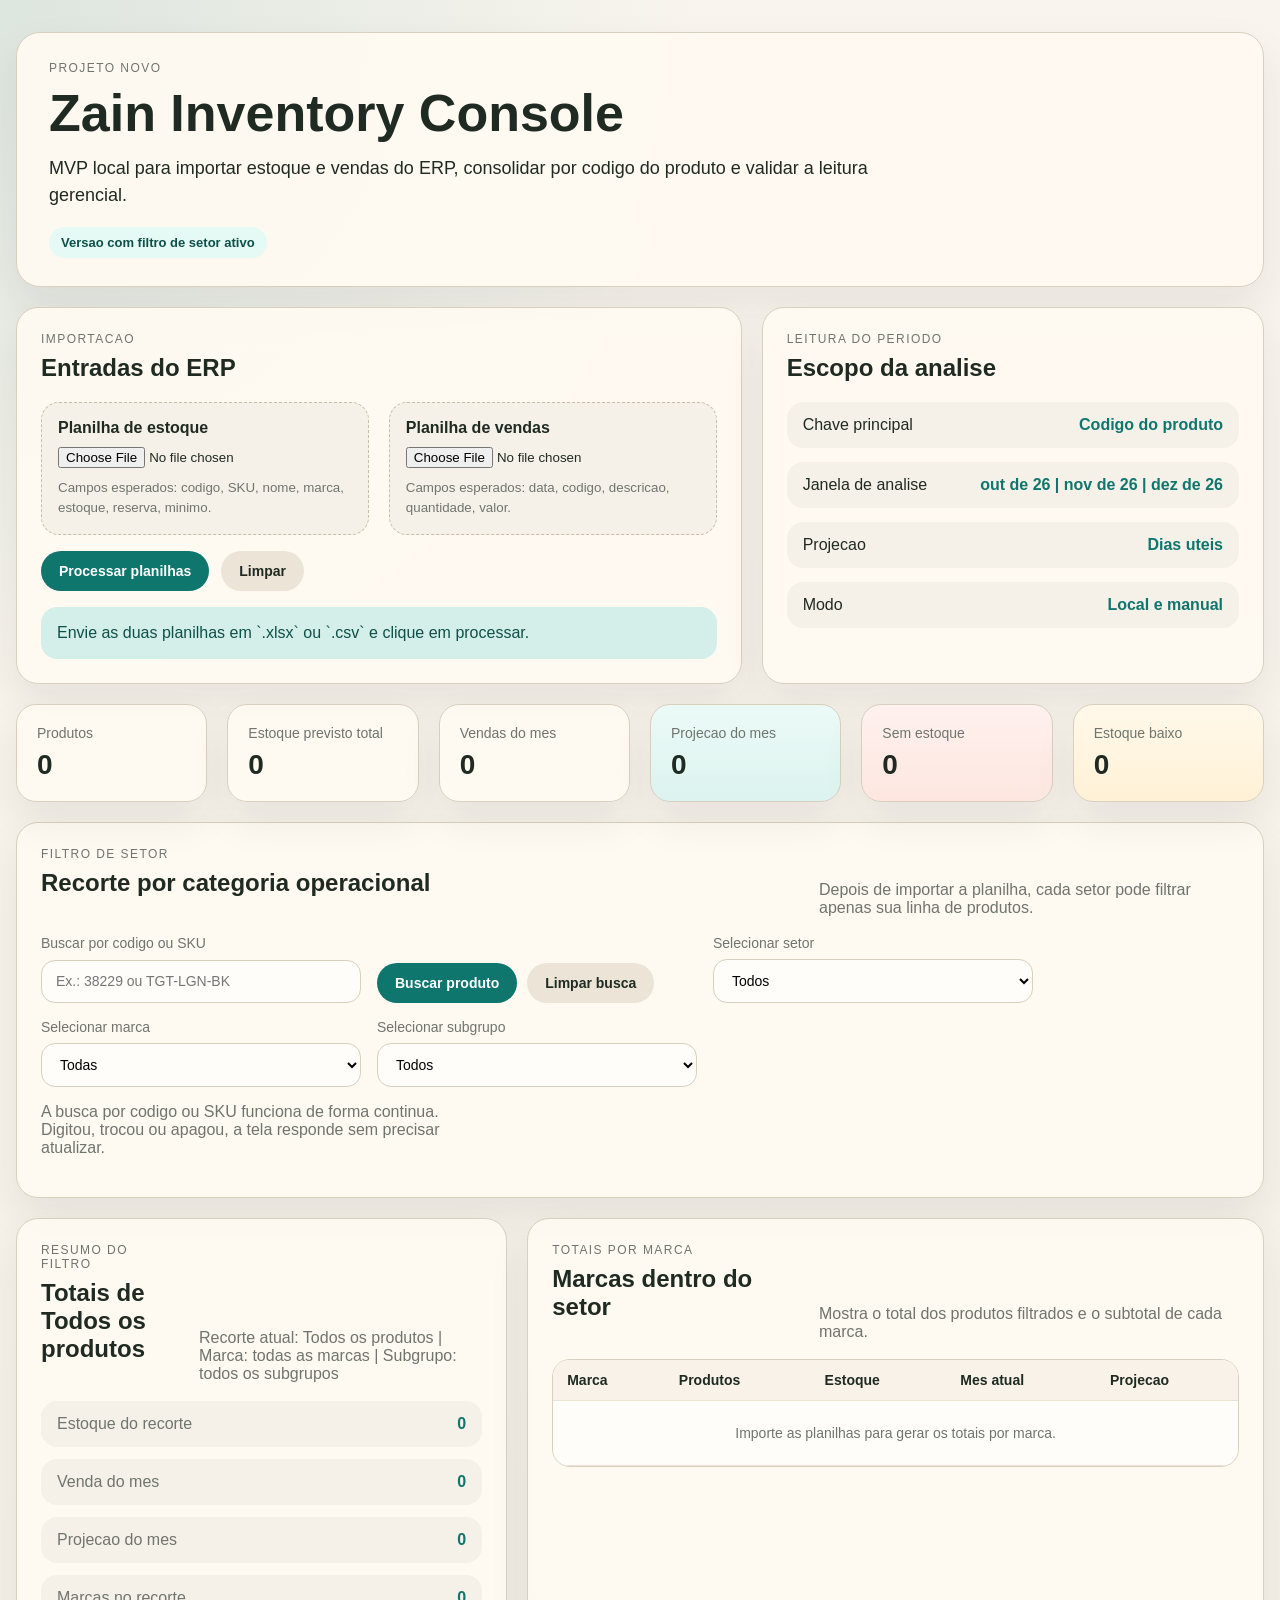
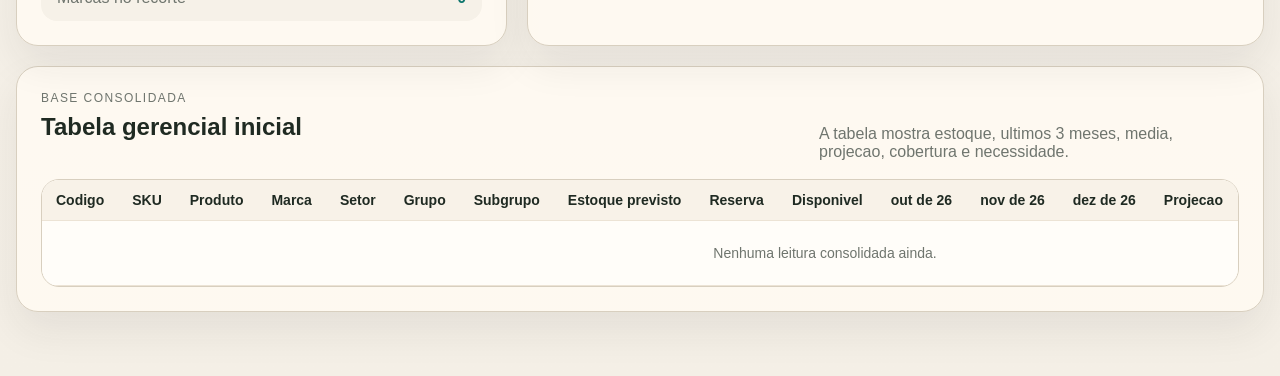
<file: index.html>
<!DOCTYPE html>
<html lang="pt-BR">
  <head>
    <meta charset="UTF-8" />
    <meta name="viewport" content="width=device-width, initial-scale=1.0" />
    <meta http-equiv="Cache-Control" content="no-cache, no-store, must-revalidate" />
    <meta http-equiv="Pragma" content="no-cache" />
    <meta http-equiv="Expires" content="0" />
    <title>Zain Inventory Console | Filtro de Setor</title>
    <link rel="stylesheet" href="./styles.css?v=20260322-zain-sector-2" />
  </head>
  <body>
    <main class="shell">
      <section class="hero">
        <p class="eyebrow">Projeto novo</p>
        <h1>Zain Inventory Console</h1>
        <p class="lede">
          MVP local para importar estoque e vendas do ERP, consolidar por codigo do produto e validar a leitura gerencial.
        </p>
        <p class="hero-flag">Versao com filtro de setor ativo</p>
      </section>

      <section class="grid">
        <article class="card">
          <p class="eyebrow">Importacao</p>
          <h2>Entradas do ERP</h2>
          <div class="upload-grid">
            <label class="upload-card">
              <span>Planilha de estoque</span>
              <input id="stockFile" type="file" accept=".xlsx,.xls,.csv" />
              <small>Campos esperados: codigo, SKU, nome, marca, estoque, reserva, minimo.</small>
            </label>
            <label class="upload-card">
              <span>Planilha de vendas</span>
              <input id="salesFile" type="file" accept=".xlsx,.xls,.csv" />
              <small>Campos esperados: data, codigo, descricao, quantidade, valor.</small>
            </label>
          </div>
          <div class="actions">
            <button id="processButton" class="button button-primary" type="button">Processar planilhas</button>
            <button id="clearButton" class="button button-secondary" type="button">Limpar</button>
          </div>
          <p id="messageBox" class="message info">
            Envie as duas planilhas em `.xlsx` ou `.csv` e clique em processar.
          </p>
        </article>

        <article class="card">
          <p class="eyebrow">Leitura do periodo</p>
          <h2>Escopo da analise</h2>
          <div class="status-stack">
            <div><span>Chave principal</span><strong>Codigo do produto</strong></div>
            <div><span>Janela de analise</span><strong id="monthsLabel">Ultimos 3 meses</strong></div>
            <div><span>Projecao</span><strong>Dias uteis</strong></div>
            <div><span>Modo</span><strong>Local e manual</strong></div>
          </div>
        </article>
      </section>

      <section class="kpi-grid">
        <article class="kpi-card">
          <span>Produtos</span>
          <strong id="kpiProducts">0</strong>
        </article>
        <article class="kpi-card">
          <span>Estoque previsto total</span>
          <strong id="kpiStock">0</strong>
        </article>
        <article class="kpi-card">
          <span>Vendas do mes</span>
          <strong id="kpiCurrentSales">0</strong>
        </article>
        <article class="kpi-card accent">
          <span>Projecao do mes</span>
          <strong id="kpiProjection">0</strong>
        </article>
        <article class="kpi-card danger">
          <span>Sem estoque</span>
          <strong id="kpiNoStock">0</strong>
        </article>
        <article class="kpi-card warning">
          <span>Estoque baixo</span>
          <strong id="kpiLowStock">0</strong>
        </article>
      </section>

      <section class="card card-wide">
        <div class="section-head">
          <div>
            <p class="eyebrow">Filtro de setor</p>
            <h2>Recorte por categoria operacional</h2>
          </div>
          <p class="table-hint">Depois de importar a planilha, cada setor pode filtrar apenas sua linha de produtos.</p>
        </div>
        <div class="sector-toolbar">
          <div class="filter-grid">
            <label class="sector-field">
              <span>Buscar por codigo ou SKU</span>
              <input id="productSearch" type="search" placeholder="Ex.: 38229 ou TGT-LGN-BK" />
            </label>
            <div class="search-actions">
              <button id="searchButton" class="button button-primary" type="button" onclick="window.__applySearch?.()">Buscar produto</button>
              <button id="clearSearchButton" class="button button-secondary" type="button" onclick="window.__clearSearch?.()">Limpar busca</button>
            </div>
            <label class="sector-field">
              <span>Selecionar setor</span>
              <select id="sectorFilter">
                <option value="Todos">Todos</option>
                <option value="Gabinete">Gabinete</option>
                <option value="Placa-mae">Placa-mae</option>
                <option value="Memoria">Memoria</option>
                <option value="SSD">SSD</option>
                <option value="Placa de video">Placa de video</option>
                <option value="Perifericos">Perifericos</option>
              </select>
            </label>
            <label class="sector-field">
              <span>Selecionar marca</span>
              <select id="brandFilter">
                <option value="Todas">Todas</option>
              </select>
            </label>
            <label class="sector-field">
              <span>Selecionar subgrupo</span>
              <select id="subgroupFilter">
                <option value="Todos">Todos</option>
              </select>
            </label>
          </div>
          <p class="table-hint">A busca por codigo ou SKU funciona de forma continua. Digitou, trocou ou apagou, a tela responde sem precisar atualizar.</p>
          <div id="sectorChips" class="sector-chips"></div>
        </div>
      </section>

      <section class="grid grid-brand">
        <article class="card">
          <div class="section-head">
            <div>
              <p class="eyebrow">Resumo do filtro</p>
              <h2 id="scopeTitle">Totais do recorte atual</h2>
            </div>
            <p id="scopeSubtitle" class="table-hint">Os indicadores abaixo seguem o setor e a marca selecionados.</p>
          </div>
          <div class="stats-stack">
            <div class="stat-row"><span>Estoque do recorte</span><strong id="scopeStock">0</strong></div>
            <div class="stat-row"><span>Venda do mes</span><strong id="scopeCurrentSales">0</strong></div>
            <div class="stat-row"><span>Projecao do mes</span><strong id="scopeProjection">0</strong></div>
            <div class="stat-row"><span>Marcas no recorte</span><strong id="scopeBrandCount">0</strong></div>
          </div>
        </article>

        <article class="card">
          <div class="section-head">
            <div>
              <p class="eyebrow">Totais por marca</p>
              <h2>Marcas dentro do setor</h2>
            </div>
            <p class="table-hint">Mostra o total dos produtos filtrados e o subtotal de cada marca.</p>
          </div>
          <div class="table-shell brand-shell">
            <table>
              <thead>
                <tr>
                  <th>Marca</th>
                  <th>Produtos</th>
                  <th>Estoque</th>
                  <th>Mes atual</th>
                  <th>Projecao</th>
                </tr>
              </thead>
              <tbody id="brandSummaryBody">
                <tr>
                  <td colspan="5" class="empty-state">Importe as planilhas para gerar os totais por marca.</td>
                </tr>
              </tbody>
            </table>
          </div>
        </article>
      </section>

      <section class="card card-wide">
        <div class="section-head">
          <div>
            <p class="eyebrow">Base consolidada</p>
            <h2>Tabela gerencial inicial</h2>
          </div>
          <p class="table-hint">A tabela mostra estoque, ultimos 3 meses, media, projecao, cobertura e necessidade.</p>
        </div>
        <div class="table-shell">
          <table>
            <thead id="tableHead">
              <tr>
                <th>Codigo</th>
                <th>SKU</th>
                <th>Produto</th>
                <th>Marca</th>
                <th>Setor</th>
                <th>Grupo</th>
                <th>Subgrupo</th>
                <th>Estoque previsto</th>
                <th>Reserva</th>
                <th>Disponivel</th>
                <th id="monthHeader0">M-2</th>
                <th id="monthHeader1">M-1</th>
                <th id="monthHeader2">Mes atual</th>
                <th>Projecao</th>
                <th>Media 3m</th>
                <th>Cobertura</th>
                <th>Necessidade</th>
                <th>Status</th>
              </tr>
            </thead>
            <tbody id="tableBody">
              <tr>
                <td colspan="18" class="empty-state">Nenhuma leitura consolidada ainda.</td>
              </tr>
            </tbody>
          </table>
        </div>
      </section>
    </main>
    <script src="https://cdn.sheetjs.com/xlsx-0.20.3/package/dist/xlsx.full.min.js"></script>
    <script src="./app.js?v=20260322-zain-sector-6"></script>
  </body>
</html>
</file>
<file: styles.css>
:root {
  color-scheme: light;
  --bg: #f4efe6;
  --panel: #fffaf2;
  --ink: #1f2a22;
  --muted: #6f756e;
  --line: #d8cfbf;
  --accent: #0f766e;
  --accent-soft: #d4efe9;
  --danger: #b42318;
  --danger-soft: #fde8e4;
  --warning: #b45309;
  --warning-soft: #fff1d6;
}

* {
  box-sizing: border-box;
}

body {
  margin: 0;
  font-family: "Segoe UI", Arial, sans-serif;
  background:
    radial-gradient(circle at top left, rgba(15, 118, 110, 0.12), transparent 30%),
    linear-gradient(180deg, #f9f5ee 0%, var(--bg) 100%);
  color: var(--ink);
}

.shell {
  width: min(1320px, calc(100vw - 32px));
  margin: 0 auto;
  padding: 32px 0 64px;
}

.hero,
.card,
.kpi-card {
  border: 1px solid var(--line);
  background: rgba(255, 250, 242, 0.94);
  box-shadow: 0 18px 40px rgba(36, 37, 33, 0.08);
}

.hero {
  padding: 28px 32px;
  border-radius: 24px;
}

.eyebrow {
  margin: 0 0 8px;
  text-transform: uppercase;
  letter-spacing: 0.12em;
  font-size: 12px;
  color: var(--muted);
}

h1,
h2,
p {
  margin-top: 0;
}

h1 {
  margin-bottom: 12px;
  font-size: clamp(32px, 6vw, 52px);
}

.lede {
  max-width: 820px;
  margin-bottom: 0;
  font-size: 18px;
  line-height: 1.5;
}

.hero-flag {
  display: inline-flex;
  margin: 18px 0 0;
  padding: 8px 12px;
  border-radius: 999px;
  background: #e5faf5;
  color: #0f4f49;
  font-size: 13px;
  font-weight: 700;
}

.grid,
.kpi-grid,
.upload-grid {
  display: grid;
  gap: 20px;
  margin-top: 20px;
}

.grid {
  grid-template-columns: 1.3fr 0.9fr;
}

.kpi-grid {
  grid-template-columns: repeat(6, minmax(0, 1fr));
}

.upload-grid {
  grid-template-columns: repeat(2, minmax(0, 1fr));
}

.card {
  padding: 24px;
  border-radius: 22px;
}

.card-wide {
  margin-top: 20px;
}

.upload-card {
  display: grid;
  gap: 10px;
  padding: 16px;
  border-radius: 18px;
  background: #f6f1e8;
  border: 1px dashed #c8bda9;
}

.upload-card span {
  font-weight: 600;
}

.upload-card small {
  color: var(--muted);
  line-height: 1.5;
}

input[type="file"] {
  width: 100%;
}

.actions {
  display: flex;
  gap: 12px;
  margin-top: 16px;
}

.button {
  border: 0;
  border-radius: 999px;
  padding: 12px 18px;
  font-size: 14px;
  font-weight: 700;
  cursor: pointer;
}

.button-primary {
  background: var(--accent);
  color: white;
}

.button-secondary {
  background: #ece4d7;
  color: var(--ink);
}

.message {
  margin: 16px 0 0;
  padding: 14px 16px;
  border-radius: 16px;
  line-height: 1.5;
}

.message.info {
  background: var(--accent-soft);
  color: #0f4f49;
}

.message.error {
  background: var(--danger-soft);
  color: var(--danger);
}

.message.success {
  background: #e7f7eb;
  color: #166534;
}

.status-stack {
  display: grid;
  gap: 14px;
}

.status-stack div {
  display: flex;
  justify-content: space-between;
  gap: 16px;
  padding: 14px 16px;
  border-radius: 16px;
  background: #f6f1e8;
}

.status-stack strong {
  color: var(--accent);
}

.kpi-card {
  padding: 20px;
  border-radius: 20px;
}

.kpi-card span {
  display: block;
  margin-bottom: 8px;
  color: var(--muted);
  font-size: 14px;
}

.kpi-card strong {
  font-size: 28px;
}

.kpi-card.accent {
  background: linear-gradient(180deg, #ebfaf7 0%, #dcf3ef 100%);
}

.kpi-card.danger {
  background: linear-gradient(180deg, #fff1ee 0%, #fde6e0 100%);
}

.kpi-card.warning {
  background: linear-gradient(180deg, #fff8ea 0%, #fff1d6 100%);
}

.section-head {
  display: flex;
  align-items: end;
  justify-content: space-between;
  gap: 16px;
  margin-bottom: 18px;
}

.table-hint {
  max-width: 420px;
  color: var(--muted);
  margin-bottom: 0;
}

.sector-toolbar {
  display: grid;
  gap: 16px;
}

.filter-grid {
  display: grid;
  grid-template-columns: repeat(3, minmax(0, 320px));
  gap: 16px;
}

.sector-field {
  display: grid;
  gap: 8px;
  max-width: 320px;
}

.sector-field span {
  font-size: 14px;
  color: var(--muted);
}

.sector-field select {
  border: 1px solid var(--line);
  border-radius: 14px;
  background: #fffdf9;
  padding: 12px 14px;
  font-size: 14px;
}

.sector-field input {
  border: 1px solid var(--line);
  border-radius: 14px;
  background: #fffdf9;
  padding: 12px 14px;
  font-size: 14px;
}

.search-actions {
  display: flex;
  align-items: end;
  gap: 10px;
  flex-wrap: wrap;
}

.sector-chips {
  display: flex;
  flex-wrap: wrap;
  gap: 10px;
}

.sector-chip {
  border: 1px solid #cfe2de;
  background: #f4fbf9;
  color: #0f4f49;
  border-radius: 999px;
  padding: 8px 12px;
  font-size: 13px;
  font-weight: 700;
}

.grid-brand {
  grid-template-columns: 0.8fr 1.2fr;
}

.stats-stack {
  display: grid;
  gap: 12px;
}

.stat-row {
  display: flex;
  justify-content: space-between;
  gap: 16px;
  padding: 14px 16px;
  border-radius: 16px;
  background: #f6f1e8;
}

.stat-row span {
  color: var(--muted);
}

.stat-row strong {
  color: var(--accent);
}

.brand-shell table {
  min-width: 100%;
}

.table-shell {
  overflow: auto;
  border-radius: 18px;
  border: 1px solid var(--line);
}

table {
  width: 100%;
  border-collapse: collapse;
  min-width: 1160px;
  background: #fffdf9;
}

th,
td {
  padding: 12px 14px;
  border-bottom: 1px solid #ece3d5;
  text-align: left;
  font-size: 14px;
  white-space: nowrap;
}

th {
  position: sticky;
  top: 0;
  background: #f8f2e8;
  z-index: 1;
}

.empty-state {
  text-align: center;
  color: var(--muted);
  padding: 24px;
}

.status-pill {
  display: inline-flex;
  align-items: center;
  border-radius: 999px;
  padding: 6px 10px;
  font-size: 12px;
  font-weight: 700;
}

.status-sem-estoque,
.status-critico {
  background: var(--danger-soft);
  color: var(--danger);
}

.status-baixo {
  background: var(--warning-soft);
  color: var(--warning);
}

.status-normal {
  background: var(--accent-soft);
  color: #0f4f49;
}

.status-alto {
  background: #ede9fe;
  color: #5b21b6;
}

@media (max-width: 1100px) {
  .grid,
  .upload-grid,
  .kpi-grid,
  .filter-grid,
  .grid-brand {
    grid-template-columns: repeat(2, minmax(0, 1fr));
  }
}

@media (max-width: 720px) {
  .shell {
    width: min(100vw - 20px, 1320px);
    padding-top: 20px;
  }

  .hero,
  .card,
  .kpi-card {
    padding: 20px;
  }

  .grid,
  .upload-grid,
  .kpi-grid,
  .filter-grid,
  .grid-brand,
  .section-head {
    grid-template-columns: 1fr;
    display: grid;
  }

  .actions {
    flex-direction: column;
  }
}
</file>
